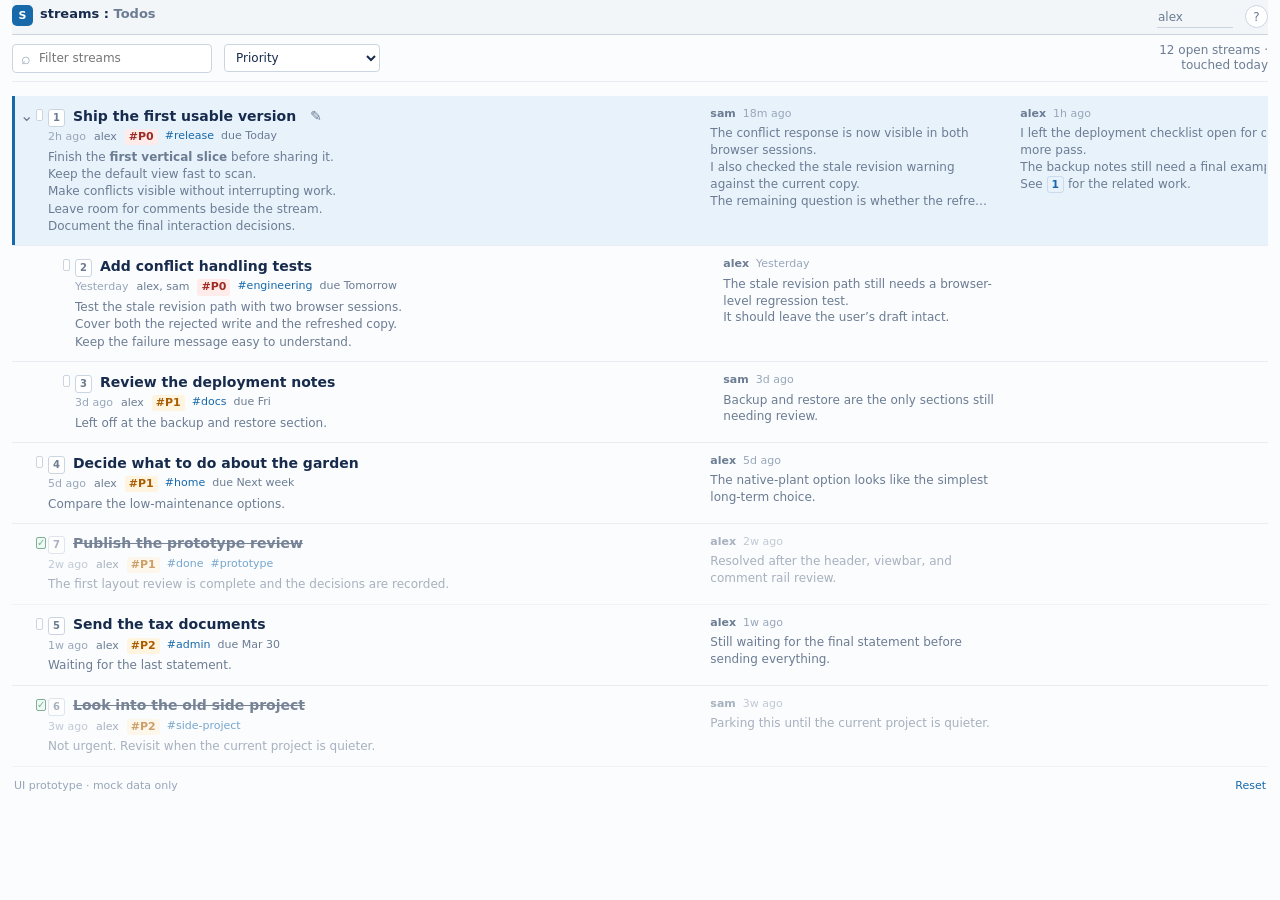
<file: prototype/index.html>
<!doctype html>
<html lang="en">
  <head>
    <meta charset="utf-8">
    <meta name="viewport" content="width=device-width, initial-scale=1">
    <meta name="description" content="Streams UI prototype">
    <title>Streams — UI prototype</title>
    <link rel="stylesheet" href="./style.css">
    <script defer src="./prototype.js"></script>
  </head>
  <body>
    <main class="app-shell">
      <div class="app-chrome">
      <header class="topbar">
        <div class="brand"><span class="brand-mark">S</span><span class="brand-copy"><span class="brand-prefix">streams :</span> <span class="breadcrumb"><strong>Todos</strong></span></span></div>
        <div class="topbar-actions">
          <label class="username-field"><span class="sr-only">Your username</span><input id="username" type="text" value="alex" placeholder="username" autocomplete="nickname"></label>
          <button class="icon-button" type="button" title="Keyboard shortcuts" data-action="shortcuts">?</button>
        </div>
      </header>

      <section class="viewbar" aria-label="Viewbar controls">
        <label class="search-control"><span aria-hidden="true">⌕</span><input id="search" type="search" placeholder="Filter streams" autocomplete="off"></label>
        <div class="toolbar-controls">
          <label class="compact-control"><span class="sr-only">View</span><select id="view-select"><option value="priority">Priority</option><option value="recent">Recently touched</option><option value="stale">Stale</option></select></label>
        </div>
        <div class="toolbar-stats">12 open streams <span class="dot-separator">·</span> touched today</div>
      </section>
      </div>

      <section id="stream-list" class="stream-list" aria-label="Streams" tabindex="0"></section>

      <footer class="prototype-footer"><span>UI prototype · mock data only</span><button type="button" data-action="reset">Reset</button></footer>
    </main>

    <dialog id="shortcuts-dialog" class="shortcuts-dialog">
      <div class="dialog-heading"><h2>Keyboard shortcuts</h2><button class="icon-button" type="button" data-action="close-shortcuts" aria-label="Close">×</button></div>
      <dl class="shortcut-list">
        <div><dt><kbd>j</kbd> / <kbd>k</kbd></dt><dd>Move selection</dd></div>
        <div><dt><kbd>h</kbd> / <kbd>l</kbd></dt><dd>Move across stream/comments</dd></div>
        <div><dt><kbd>z o</kbd> / <kbd>z c</kbd></dt><dd>Open or close one level</dd></div>
        <div><dt><kbd>z O</kbd> / <kbd>z C</kbd></dt><dd>Open or close all descendants</dd></div>
        <div><dt><kbd>z a</kbd></dt><dd>Toggle the focused hierarchy</dd></div>
        <div><dt><kbd>?</kbd></dt><dd>Show this help</dd></div>
      </dl>
    </dialog>
  </body>
</html>
</file>
<file: prototype/style.css>
:root {
  color-scheme: light;
  --ink: #172b4d;
  --muted: #6b7c93;
  --faint: #97a6ba;
  --line: #e7edf3;
  --line-strong: #cbd5e1;
  --surface: #fff;
  --header-surface: #f3f6f9;
  --canvas: #fbfcfd;
  --blue: #1769aa;
  --blue-soft: #e8f2fb;
  --amber: #a95d00;
  --amber-soft: #fff4df;
  --green: #247a52;
  --green-soft: #e9f7ef;
  font-family: Inter, ui-sans-serif, system-ui, -apple-system, BlinkMacSystemFont, "Segoe UI", sans-serif;
  color: var(--ink);
  background: var(--canvas);
}

* { box-sizing: border-box; }
body { margin: 0; min-width: 320px; }
button, input, select { font: inherit; }
button { cursor: pointer; }
.sr-only { position: absolute; width: 1px; height: 1px; overflow: hidden; clip: rect(0, 0, 0, 0); white-space: nowrap; }

.app-shell { width: 100%; margin: 0; padding: 0 12px 34px; }
.app-chrome { position: sticky; top: 0; z-index: 20; background: var(--canvas); }
.topbar { display: grid; grid-template-columns: minmax(0, 1fr) auto; align-items: start; gap: 16px; padding: 5px 0; border-bottom: 1px solid var(--line-strong); background: var(--header-surface); }
.breadcrumb { color: var(--faint); font-size: 13px; }
.breadcrumb strong { color: var(--muted); font-weight: 650; }
h2, p { margin: 0; }
.topbar-actions { display: flex; align-items: center; justify-self: end; gap: 12px; padding-bottom: 1px; }
.brand { display: flex; align-items: flex-start; gap: 7px; min-width: 0; color: var(--ink); font-size: 13px; font-weight: 750; line-height: 1.45; }
.brand-copy { min-width: 0; }
.brand-prefix { white-space: nowrap; }
.brand-mark { display: grid; width: 21px; height: 21px; place-items: center; border-radius: 5px; color: #fff; background: var(--blue); font-size: 11px; }
.username-field input { width: 76px; border: 0; border-bottom: 1px solid var(--line-strong); outline: 0; padding: 3px 1px; color: var(--muted); background: transparent; font-size: 12px; }
.username-field input:focus { border-color: var(--blue); color: var(--ink); }
.icon-button { display: grid; width: 23px; height: 23px; place-items: center; border: 1px solid var(--line-strong); border-radius: 50%; color: var(--muted); background: var(--surface); font-size: 12px; }
.icon-button:hover, .icon-button:focus-visible { color: var(--blue); border-color: var(--blue); }

.viewbar { display: grid; grid-template-columns: minmax(180px, 200px) minmax(0, 1fr) minmax(112px, max-content); align-items: center; gap: 12px; min-height: 0; padding: 8px 0; border-bottom: 1px solid var(--line); }
.toolbar-stats { min-width: 0; max-width: 150px; color: var(--muted); font-size: 12px; line-height: 1.25; text-align: right; white-space: normal; }
.toolbar-controls { display: flex; justify-content: start; align-items: center; gap: 13px; min-width: 0; }
.compact-control select { border: 1px solid var(--line-strong); border-radius: 4px; padding: 5px 22px 5px 7px; color: var(--ink); background: var(--surface); font-size: 12px; }
.search-control { display: flex; align-items: center; gap: 6px; width: min(260px, 100%); border: 1px solid var(--line-strong); border-radius: 4px; padding: 4px 8px; color: var(--faint); background: var(--surface); }
.search-control:focus-within { border-color: var(--blue); box-shadow: 0 0 0 2px var(--blue-soft); }
.search-control input { width: 100%; border: 0; outline: 0; color: var(--ink); background: transparent; font-size: 12px; }

.stream-list { margin-top: 14px; outline: none; }
.stream-list:focus-visible { box-shadow: 0 0 0 3px var(--blue-soft); }
.stream-row { position: relative; display: grid; grid-template-columns: 29px minmax(0, 1fr); gap: 5px; padding: 9px 2px 10px calc(2px + (var(--depth) * 27px)); border-bottom: 1px solid var(--line); }
.stream-row::before { position: absolute; top: 0; bottom: 0; left: calc(var(--depth) * 27px); width: 2px; content: ""; }
.stream-row:hover { background: #fafdff; }
.stream-row.is-selected { background: var(--blue-soft); box-shadow: inset 3px 0 0 var(--blue); }
.stream-row.is-selected::before { background: transparent; }
.stream-row.is-closed { opacity: .58; }
.stream-row.is-closed .stream-title { text-decoration: line-through; text-decoration-thickness: 1px; }
.stream-gutter { display: flex; align-items: start; gap: 5px; padding-top: 2px; }
.disclosure { width: 17px; height: 17px; border: 0; border-radius: 3px; color: var(--muted); background: transparent; line-height: 1; }
.disclosure:hover, .disclosure:focus-visible { color: var(--blue); background: var(--blue-soft); }
.disclosure.is-empty { visibility: hidden; }
.status-box { display: grid; width: 12px; height: 12px; margin-top: 2px; place-items: center; border: 1px solid var(--line-strong); border-radius: 2px; color: var(--green); background: var(--surface); font-size: 10px; line-height: 1; }
.is-closed .status-box { border-color: var(--green); background: var(--green-soft); }
.stream-main { display: grid; grid-template-columns: minmax(400px, 52%) minmax(300px, 1fr); column-gap: 20px; align-items: stretch; min-width: 0; }
.stream-content { grid-column: 1; min-width: 0; }
.stream-title-line { display: flex; align-items: baseline; gap: 8px; min-height: 18px; }
.stream-id { display: inline-block; flex: 0 0 auto; min-width: 17px; border: 1px solid var(--line-strong); border-radius: 3px; padding: 0 4px; color: var(--muted); background: var(--surface); font-size: 10px; font-weight: 650; line-height: 16px; text-align: center; }
.stream-title { min-width: 0; color: var(--ink); font-size: 14px; font-weight: 650; line-height: 1.35; }
.stream-title:hover { color: var(--blue); }
.stream-edit { flex: 0 0 auto; width: 21px; height: 21px; border: 0; border-radius: 3px; color: var(--muted); background: transparent; font-size: 14px; line-height: 1; opacity: 0; }
.stream-row:hover .stream-edit, .stream-row.is-selected .stream-edit, .stream-edit:focus-visible { opacity: 1; }
.stream-edit:hover, .stream-edit:focus-visible { color: var(--blue); background: var(--blue-soft); }
.stream-meta { display: flex; align-items: center; gap: 8px; min-height: 17px; margin-top: 2px; overflow: hidden; color: var(--muted); font-size: 11px; line-height: 1.3; }
.updated { flex: 0 0 auto; color: var(--faint); }
.owners { overflow: hidden; text-overflow: ellipsis; white-space: nowrap; }
.tag-list { display: flex; gap: 7px; overflow: hidden; color: var(--blue); white-space: nowrap; }
.tag { flex: 0 0 auto; }
.tag.priority-tag { border-radius: 3px; padding: 1px 4px; color: var(--amber); background: var(--amber-soft); font-weight: 750; }
.tag.priority-tag.p0 { color: #9d2b24; background: #ffebe9; }
.stream-reference { display: inline-block; border: 1px solid #c9dced; border-radius: 3px; padding: 0 4px; color: var(--blue); background: var(--blue-soft); font-size: .9em; font-weight: 650; white-space: nowrap; }
.stream-reference.is-closed { border-color: #b8d9c6; color: var(--green); background: var(--green-soft); }
.due-tag { flex: 0 0 auto; color: var(--muted); }
.stream-description { display: -webkit-box; max-width: 780px; margin-top: 3px; overflow: hidden; color: var(--muted); font-size: 12px; line-height: 1.45; text-overflow: ellipsis; -webkit-box-orient: vertical; -webkit-line-clamp: 5; }
.stream-row.is-closed .stream-description { -webkit-line-clamp: 1; }
.stream-row.is-selected.is-closed .stream-description { -webkit-line-clamp: 5; }
.editable-text { border-radius: 3px; cursor: text; }
.editable-text:hover { background: var(--blue-soft); }
.editable-text[contenteditable="true"] { min-width: 80px; outline: 1px solid var(--blue); background: #fff; box-shadow: 0 0 0 2px var(--blue-soft); white-space: normal; }
.stream-description[contenteditable="true"] { display: block; -webkit-line-clamp: unset; }
.comment-rail { display: flex; grid-column: 2; grid-row: 1; align-self: start; min-width: 0; gap: 10px; overflow-x: auto; margin-top: 1px; scrollbar-color: var(--line-strong) transparent; }
.comment-card { flex: 0 0 300px; min-width: 300px; padding: 0 9px; color: var(--muted); font-size: 12px; line-height: 1.4; }
.comment-card.is-focused { border-radius: 3px; background: var(--blue-soft); box-shadow: inset 0 -2px 0 var(--blue); color: var(--ink); }
.comment-body { display: -webkit-box; overflow: hidden; -webkit-box-orient: vertical; -webkit-line-clamp: 5; }
.comment-meta { display: flex; gap: 7px; margin-bottom: 4px; color: var(--faint); font-size: 11px; }
.comment-meta strong { color: var(--muted); font-weight: 650; }
.empty-filter { padding: 42px 0; color: var(--muted); text-align: center; }
.prototype-footer { display: flex; justify-content: space-between; padding: 12px 2px; color: var(--faint); font-size: 11px; }
.prototype-footer button { border: 0; padding: 0; color: var(--blue); background: transparent; font-size: inherit; }
.shortcuts-dialog { width: min(370px, calc(100% - 32px)); border: 1px solid var(--line-strong); border-radius: 7px; padding: 18px; color: var(--ink); box-shadow: 0 18px 60px rgb(23 43 77 / 20%); }
.shortcuts-dialog::backdrop { background: rgb(23 43 77 / 22%); }
.dialog-heading { display: flex; align-items: center; justify-content: space-between; margin-bottom: 14px; }
.dialog-heading h2 { font-size: 17px; }
.shortcut-list { display: grid; gap: 9px; margin: 0; }
.shortcut-list div { display: grid; grid-template-columns: 90px 1fr; align-items: center; }
.shortcut-list dt, .shortcut-list dd { margin: 0; }
.shortcut-list dd { color: var(--muted); font-size: 13px; }

@media (max-width: 760px) {
  .app-shell { padding: 0 10px 28px; }
  .topbar { gap: 12px; }
  .viewbar { grid-template-columns: minmax(150px, 170px) minmax(0, 1fr) minmax(106px, 112px); gap: 6px; padding: 5px 0; }
  .search-control { width: 100%; }
}
</file>
